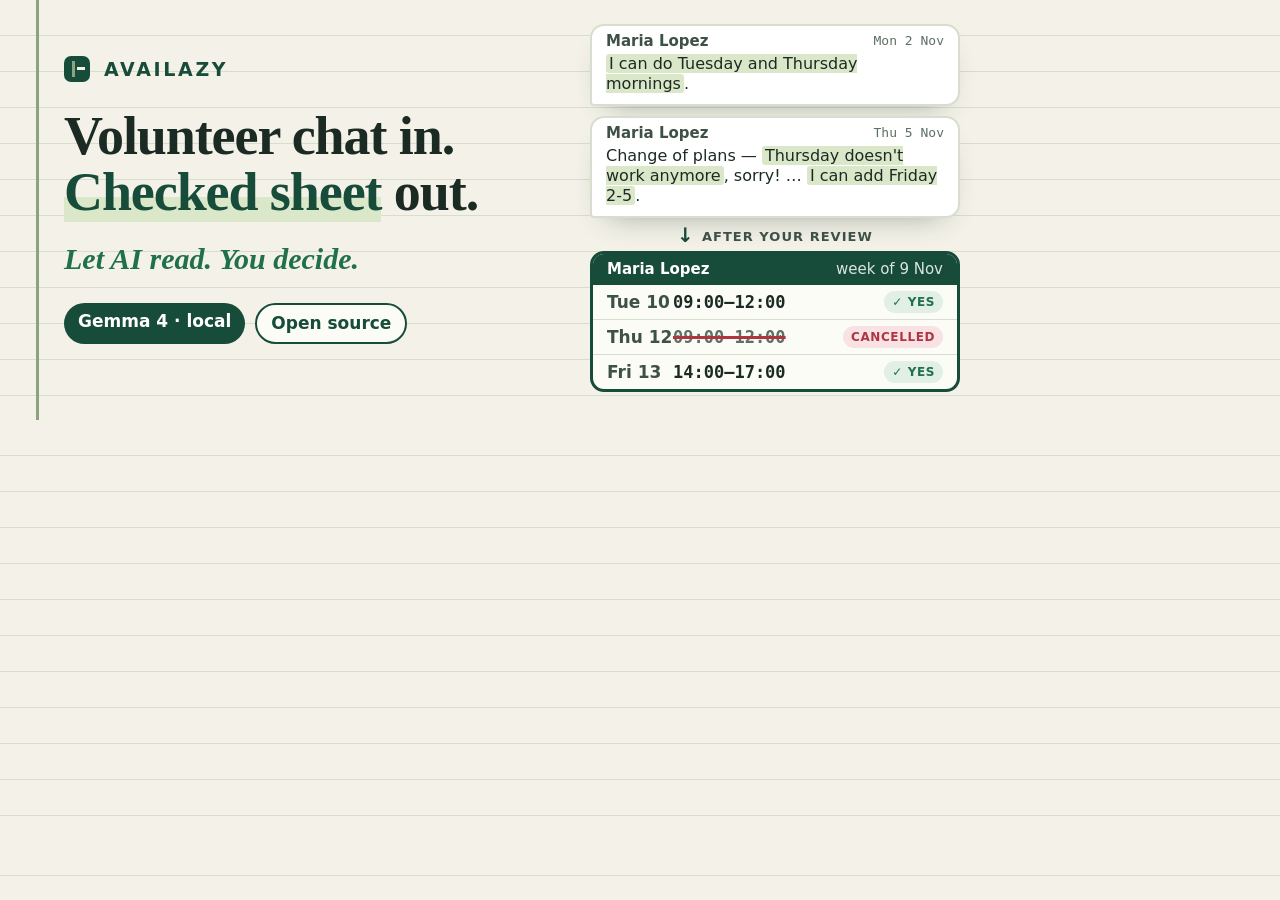
<file: docs/demo/cover.html>
<!doctype html>
<!-- DEV cover source (1000x420, rendered at 2x). Derived from thumbnail.html. Render: see docs/demo/youtube.md. Message text is from the fictional demo week (m02, m28); Maria's rows are the replay's result after the run-sheet review. -->
<html lang="en">
<head>
<meta charset="utf-8">
<title>Availazy cover</title>
<style>
  :root {
    --paper: #f4f2e8; --card: #fcfcf6; --ink: #1b2b23; --ink-2: #3e5146; --muted: #5e6f63;
    --rule: #d7decd; --margin-line: #8aa47f; --brand: #174b3a;
    --green: #1f704b; --green-wash: #e1efe4; --red: #af3542; --red-wash: #f8e2e4;
    --amber-ink: #80500c; --amber-wash: #f8ebcf; --hl: #dbe7c9;
    --serif: "Iowan Old Style", "Charter", Palatino, Georgia, serif;
    --sans: system-ui, -apple-system, "Helvetica Neue", Arial, sans-serif;
    --mono: ui-monospace, "SF Mono", Menlo, monospace;
  }
  * { box-sizing: border-box; margin: 0; }
  html, body { width: 1000px; height: 420px; overflow: hidden; }
  body {
    background: var(--paper);
    background-image: repeating-linear-gradient(to bottom, transparent 0 35px, var(--rule) 35px 36px);
    font-family: var(--sans); color: var(--ink); position: relative;
  }
  .margin { position: absolute; left: 36px; top: 0; bottom: 0; border-left: 3px solid var(--margin-line); }
  .left { position: absolute; left: 64px; top: 56px; width: 520px; }
  .kicker { font: 700 19px/1 var(--sans); letter-spacing: .14em; text-transform: uppercase; color: var(--brand); display: flex; align-items: center; gap: 14px; }
  .glyph { width: 26px; height: 26px; background: var(--brand); border-radius: 7px; position: relative; }
  .glyph::before { content: ""; position: absolute; left: 8px; top: 5px; bottom: 5px; border-left: 3px solid var(--margin-line); }
  .glyph::after { content: ""; position: absolute; left: 13px; right: 5px; top: 11px; border-top: 3px solid var(--paper); }
  h1 { font: 700 54px/1.04 var(--serif); letter-spacing: -.02em; margin-top: 26px; color: var(--ink); }
  h1 .hl { background: linear-gradient(transparent 58%, var(--hl) 58%); color: var(--brand); }
  .motto { font: italic 600 30px/1.15 var(--serif); color: var(--green); margin-top: 22px; }
  .pills { display: flex; gap: 10px; margin-top: 26px; flex-wrap: wrap; }
  .pill { font: 700 17px/1 var(--sans); padding: 10px 14px; border-radius: 999px; background: var(--brand); color: #fff; }
  .pill.ghost { background: var(--card); color: var(--brand); border: 2px solid var(--brand); }

  .right { position: absolute; right: 40px; top: 24px; width: 370px; }
  .msg { background: #fff; border: 2px solid var(--rule); border-radius: 14px 14px 14px 4px; padding: 8px 14px 10px; box-shadow: 0 14px 30px -18px rgb(25 50 35 / .45); }
  .msg + .msg { margin-top: 10px; }
  .who { font: 700 15px/1 var(--sans); color: var(--ink-2); display: flex; justify-content: space-between; }
  .who span { font-weight: 500; color: var(--muted); font-family: var(--mono); font-size: 13px; }
  .said { font: 500 16px/1.25 var(--sans); margin-top: 5px; }
  mark { background: var(--hl); color: inherit; padding: 0 3px; border-radius: 3px; }
  .arrow { text-align: center; font: 700 20px/1 var(--sans); color: var(--brand); margin: 7px 0 6px; }
  .arrow small { font: 700 13px/1 var(--sans); letter-spacing: .08em; text-transform: uppercase; vertical-align: middle; margin-left: 8px; color: var(--ink-2); }
  .sheet { background: var(--card); border: 3px solid var(--brand); border-radius: 14px; overflow: hidden; }
  .sheet-h { background: var(--brand); color: #fff; font: 700 15px/1 var(--sans); padding: 8px 14px; display: flex; justify-content: space-between; }
  .sheet-h span { font-weight: 500; opacity: .85; }
  .row { display: grid; grid-template-columns: 66px 1fr auto; align-items: center; padding: 6px 14px; font: 600 17px/1 var(--sans); border-top: 1px solid var(--rule); }
  .row:first-of-type { border-top: 0; }
  .day { color: var(--ink-2); font-weight: 700; }
  .t { font-family: var(--mono); font-weight: 600; font-size: 17px; }
  .tag { font: 700 12px/1 var(--sans); padding: 5px 8px; border-radius: 999px; text-transform: uppercase; letter-spacing: .05em; }
  .ok .tag { background: var(--green-wash); color: var(--green); }
  .gone .t { text-decoration: line-through 3px var(--red); color: var(--muted); }
  .gone .tag { background: var(--red-wash); color: var(--red); }
</style>
</head>
<body>
  <div class="margin"></div>

  <div class="left">
    <p class="kicker"><span class="glyph" aria-hidden="true"></span>Availazy</p>
    <h1>Volunteer chat in.<br><span class="hl">Checked sheet</span> out.</h1>
    <p class="motto">Let AI read. You decide.</p>
    <div class="pills">
      <span class="pill">Gemma 4 · local</span>
      <span class="pill ghost">Open source</span>
    </div>
  </div>

  <div class="right">
    <div class="msg">
      <p class="who">Maria Lopez <span>Mon 2 Nov</span></p>
      <p class="said"><mark>I can do Tuesday and Thursday mornings</mark>.</p>
    </div>
    <div class="msg">
      <p class="who">Maria Lopez <span>Thu 5 Nov</span></p>
      <p class="said">Change of plans — <mark>Thursday doesn't work anymore</mark>, sorry! … <mark>I can add Friday 2-5</mark>.</p>
    </div>
    <p class="arrow">↓<small>after your review</small></p>
    <div class="sheet">
      <p class="sheet-h">Maria Lopez <span>week of 9 Nov</span></p>
      <div class="row ok"><span class="day">Tue 10</span><span class="t">09:00–12:00</span><span class="tag">✓ yes</span></div>
      <div class="row gone"><span class="day">Thu 12</span><span class="t">09:00–12:00</span><span class="tag">cancelled</span></div>
      <div class="row ok"><span class="day">Fri 13</span><span class="t">14:00–17:00</span><span class="tag">✓ yes</span></div>
    </div>
  </div>
</body>
</html>
</file>
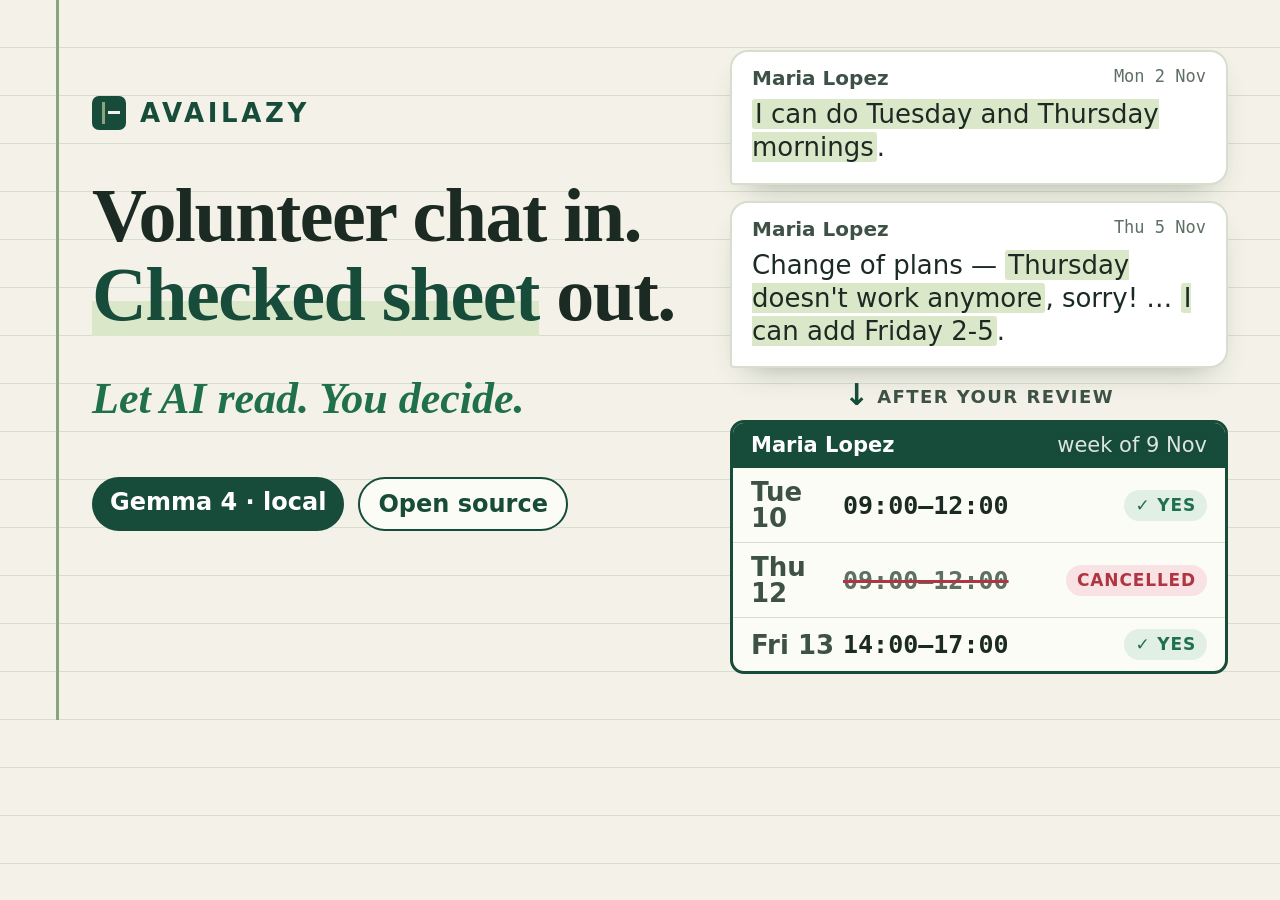
<file: docs/demo/thumbnail.html>
<!doctype html>
<!-- YouTube thumbnail source (1280x720). Render: see docs/demo/youtube.md. Message text is from the fictional demo week (m02, m28); Maria's rows are the replay's result after the run-sheet review. -->
<html lang="en">
<head>
<meta charset="utf-8">
<title>Availazy thumbnail</title>
<style>
  :root {
    --paper: #f4f2e8; --card: #fcfcf6; --ink: #1b2b23; --ink-2: #3e5146; --muted: #5e6f63;
    --rule: #d7decd; --margin-line: #8aa47f; --brand: #174b3a;
    --green: #1f704b; --green-wash: #e1efe4; --red: #af3542; --red-wash: #f8e2e4;
    --amber-ink: #80500c; --amber-wash: #f8ebcf; --hl: #dbe7c9;
    --serif: "Iowan Old Style", "Charter", Palatino, Georgia, serif;
    --sans: system-ui, -apple-system, "Helvetica Neue", Arial, sans-serif;
    --mono: ui-monospace, "SF Mono", Menlo, monospace;
  }
  * { box-sizing: border-box; margin: 0; }
  html, body { width: 1280px; height: 720px; overflow: hidden; }
  body {
    background: var(--paper);
    background-image: repeating-linear-gradient(to bottom, transparent 0 47px, var(--rule) 47px 48px);
    font-family: var(--sans); color: var(--ink); position: relative;
  }
  .margin { position: absolute; left: 56px; top: 0; bottom: 0; border-left: 3px solid var(--margin-line); }
  .left { position: absolute; left: 92px; top: 96px; width: 630px; }
  .kicker { font: 700 26px/1 var(--sans); letter-spacing: .14em; text-transform: uppercase; color: var(--brand); display: flex; align-items: center; gap: 14px; }
  .glyph { width: 34px; height: 34px; background: var(--brand); border-radius: 7px; position: relative; }
  .glyph::before { content: ""; position: absolute; left: 10px; top: 6px; bottom: 6px; border-left: 3px solid var(--margin-line); }
  .glyph::after { content: ""; position: absolute; left: 16px; right: 6px; top: 15px; border-top: 3px solid var(--paper); }
  h1 { font: 700 76px/1.04 var(--serif); letter-spacing: -.02em; margin-top: 46px; color: var(--ink); }
  h1 .hl { background: linear-gradient(transparent 58%, var(--hl) 58%); color: var(--brand); }
  .motto { font: italic 600 44px/1.15 var(--serif); color: var(--green); margin-top: 40px; }
  .pills { display: flex; gap: 14px; margin-top: 52px; flex-wrap: wrap; }
  .pill { font: 700 24px/1 var(--sans); padding: 13px 18px; border-radius: 999px; background: var(--brand); color: #fff; }
  .pill.ghost { background: var(--card); color: var(--brand); border: 2px solid var(--brand); }

  .right { position: absolute; right: 52px; top: 50px; width: 498px; }
  .msg { background: #fff; border: 2px solid var(--rule); border-radius: 18px 18px 18px 4px; padding: 16px 20px 18px; box-shadow: 0 14px 30px -18px rgb(25 50 35 / .45); }
  .msg + .msg { margin-top: 16px; }
  .who { font: 700 20px/1 var(--sans); color: var(--ink-2); display: flex; justify-content: space-between; }
  .who span { font-weight: 500; color: var(--muted); font-family: var(--mono); font-size: 17px; }
  .said { font: 500 26px/1.28 var(--sans); margin-top: 10px; }
  mark { background: var(--hl); color: inherit; padding: 0 3px; border-radius: 3px; }
  .arrow { text-align: center; font: 700 30px/1 var(--sans); color: var(--brand); margin: 12px 0 10px; }
  .arrow small { font: 700 18px/1 var(--sans); letter-spacing: .08em; text-transform: uppercase; vertical-align: middle; margin-left: 8px; color: var(--ink-2); }
  .sheet { background: var(--card); border: 3px solid var(--brand); border-radius: 14px; overflow: hidden; }
  .sheet-h { background: var(--brand); color: #fff; font: 700 21px/1 var(--sans); padding: 12px 18px; display: flex; justify-content: space-between; }
  .sheet-h span { font-weight: 500; opacity: .85; }
  .row { display: grid; grid-template-columns: 92px 1fr auto; align-items: center; padding: 11px 18px; font: 600 26px/1 var(--sans); border-top: 1px solid var(--rule); }
  .row:first-of-type { border-top: 0; }
  .day { color: var(--ink-2); font-weight: 700; }
  .t { font-family: var(--mono); font-weight: 600; font-size: 25px; }
  .tag { font: 700 17px/1 var(--sans); padding: 7px 11px; border-radius: 999px; text-transform: uppercase; letter-spacing: .05em; }
  .ok .tag { background: var(--green-wash); color: var(--green); }
  .gone .t { text-decoration: line-through 3px var(--red); color: var(--muted); }
  .gone .tag { background: var(--red-wash); color: var(--red); }
</style>
</head>
<body>
  <div class="margin"></div>

  <div class="left">
    <p class="kicker"><span class="glyph" aria-hidden="true"></span>Availazy</p>
    <h1>Volunteer chat in.<br><span class="hl">Checked sheet</span> out.</h1>
    <p class="motto">Let AI read. You decide.</p>
    <div class="pills">
      <span class="pill">Gemma 4 · local</span>
      <span class="pill ghost">Open source</span>
    </div>
  </div>

  <div class="right">
    <div class="msg">
      <p class="who">Maria Lopez <span>Mon 2 Nov</span></p>
      <p class="said"><mark>I can do Tuesday and Thursday mornings</mark>.</p>
    </div>
    <div class="msg">
      <p class="who">Maria Lopez <span>Thu 5 Nov</span></p>
      <p class="said">Change of plans — <mark>Thursday doesn't work anymore</mark>, sorry! … <mark>I can add Friday 2-5</mark>.</p>
    </div>
    <p class="arrow">↓<small>after your review</small></p>
    <div class="sheet">
      <p class="sheet-h">Maria Lopez <span>week of 9 Nov</span></p>
      <div class="row ok"><span class="day">Tue 10</span><span class="t">09:00–12:00</span><span class="tag">✓ yes</span></div>
      <div class="row gone"><span class="day">Thu 12</span><span class="t">09:00–12:00</span><span class="tag">cancelled</span></div>
      <div class="row ok"><span class="day">Fri 13</span><span class="t">14:00–17:00</span><span class="tag">✓ yes</span></div>
    </div>
  </div>
</body>
</html>
</file>
